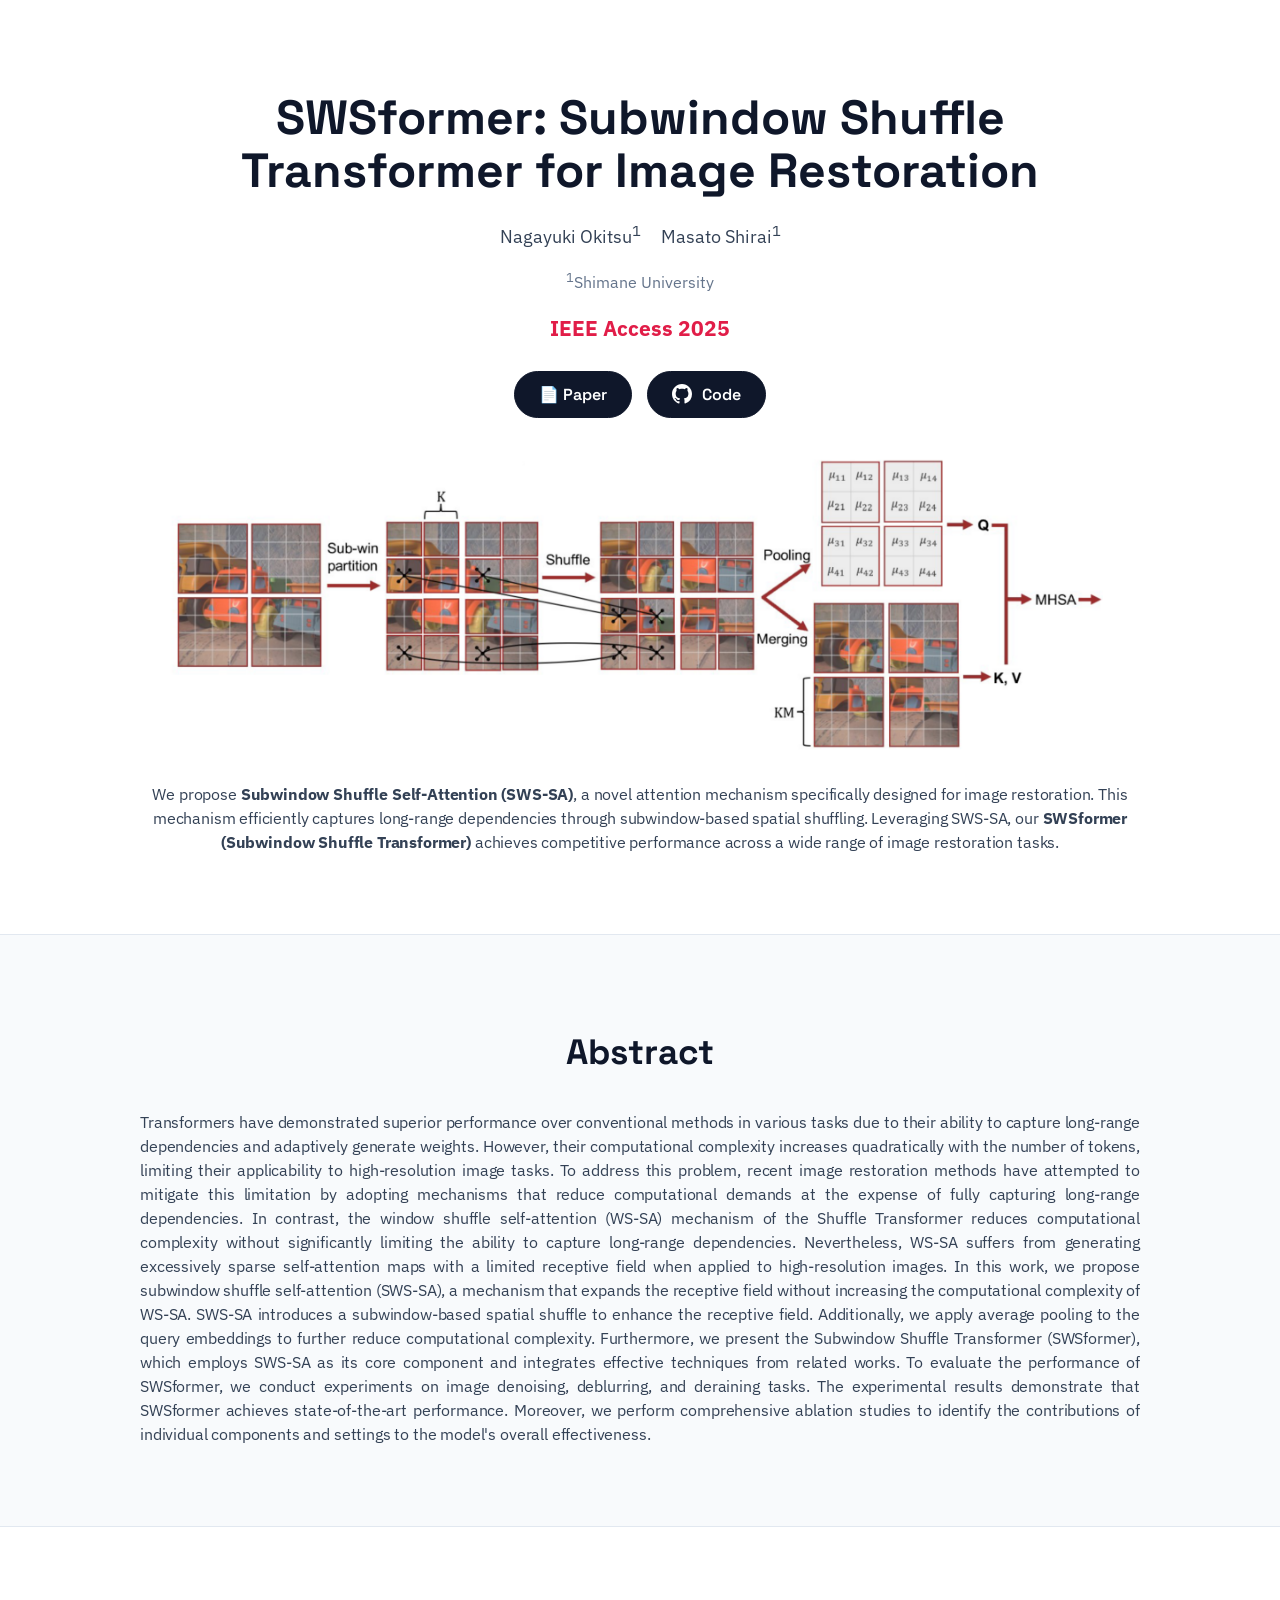
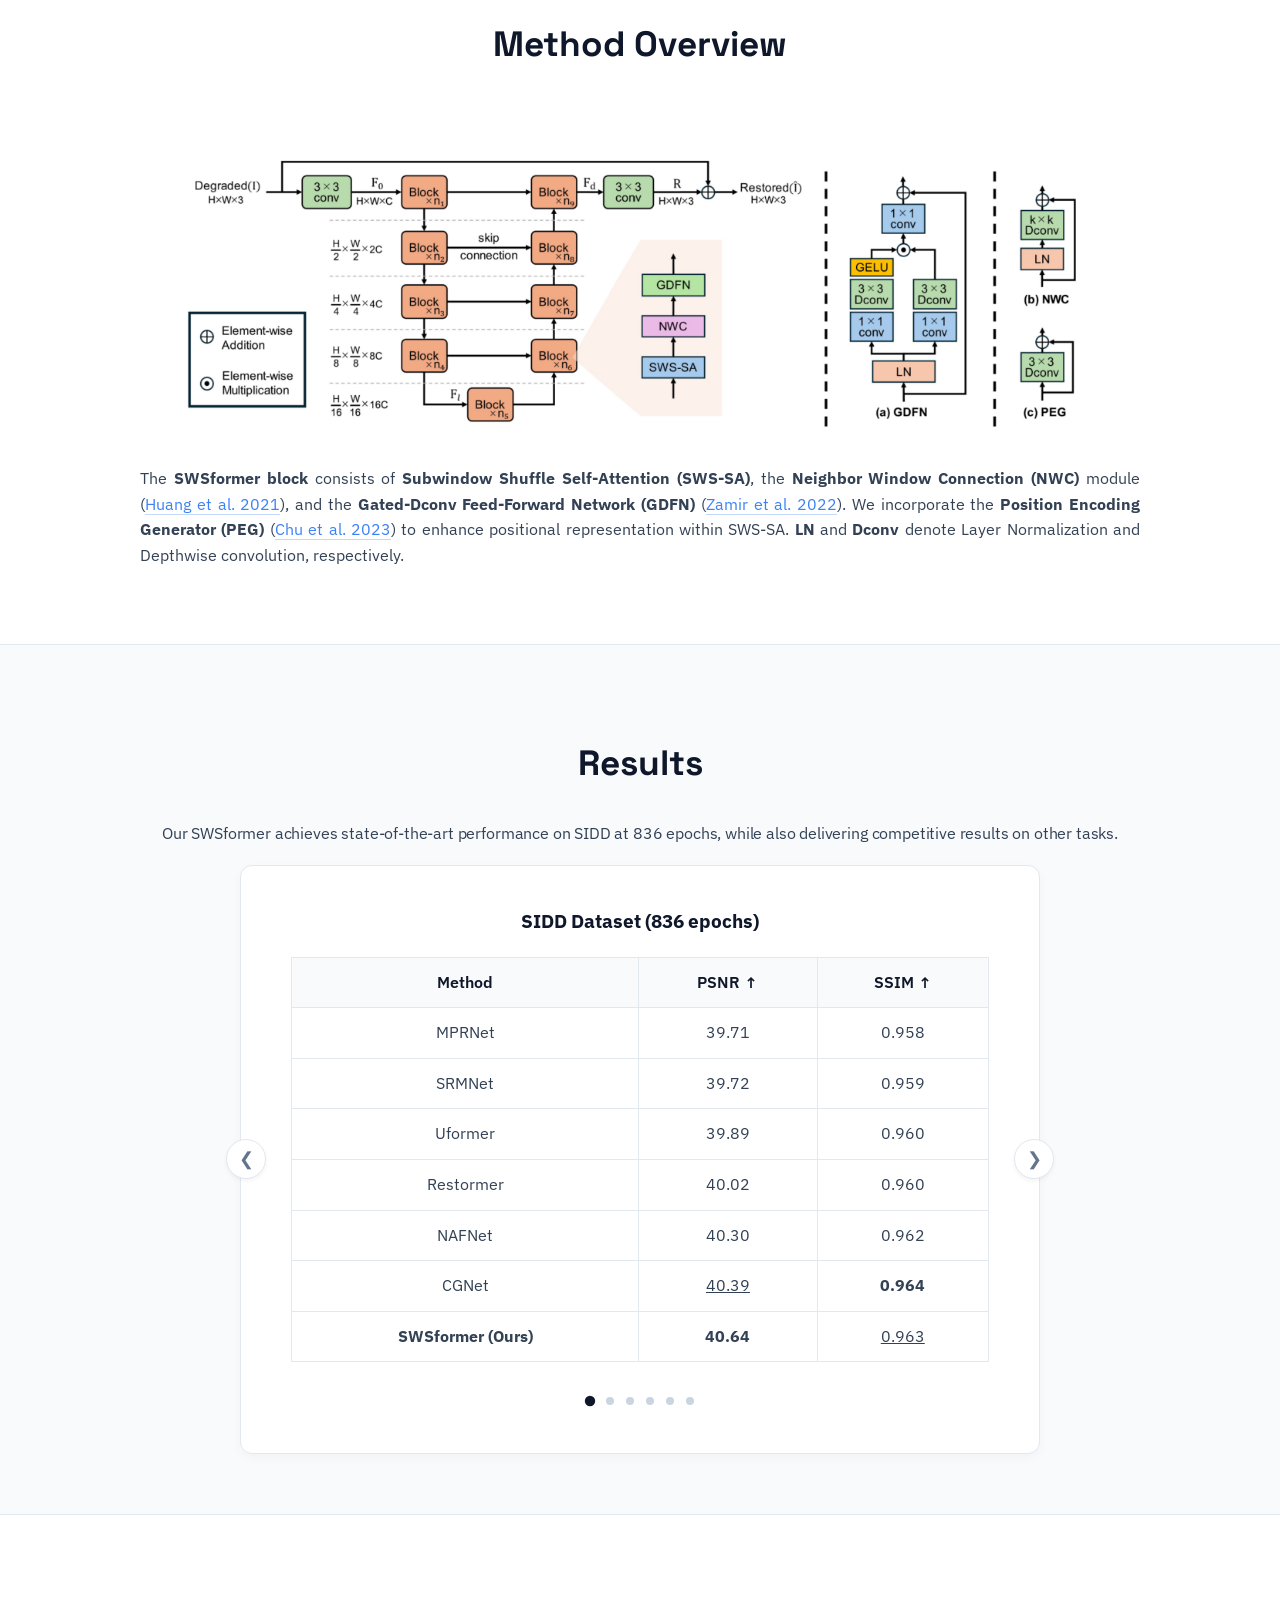
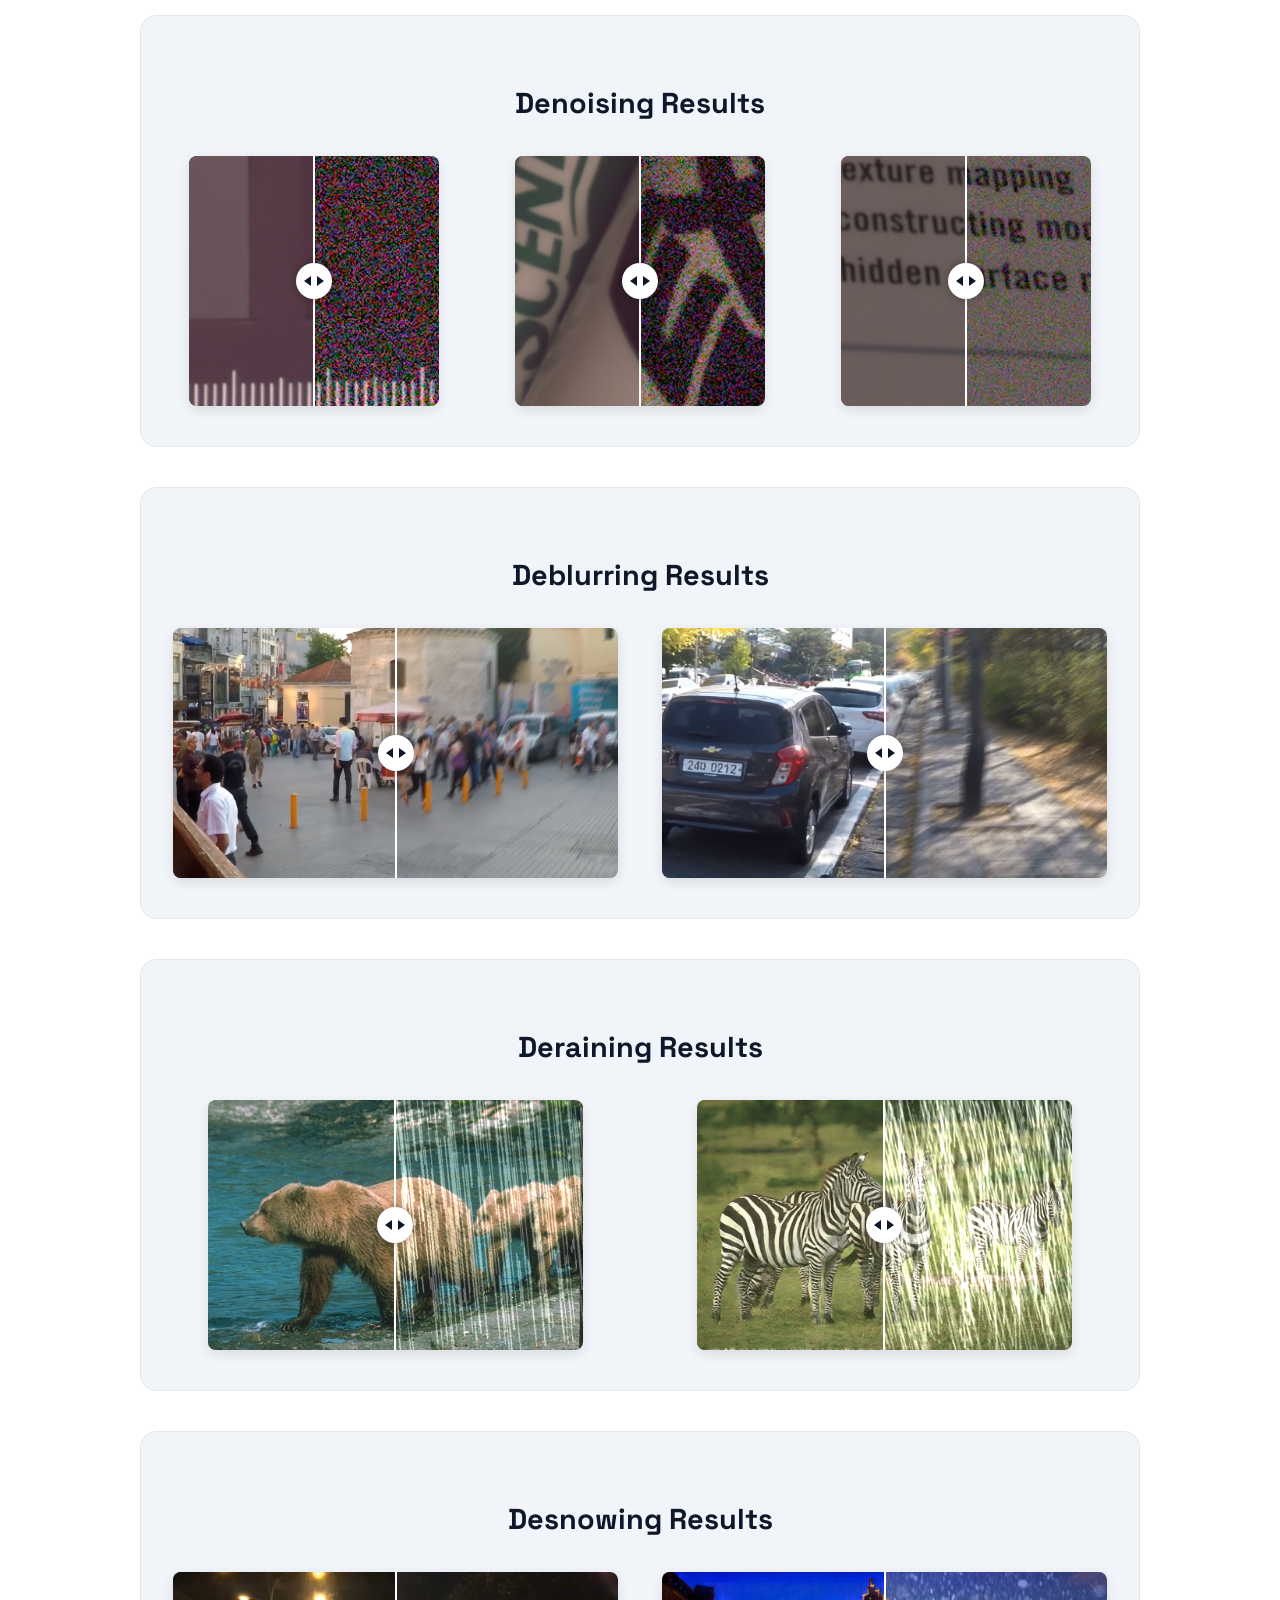
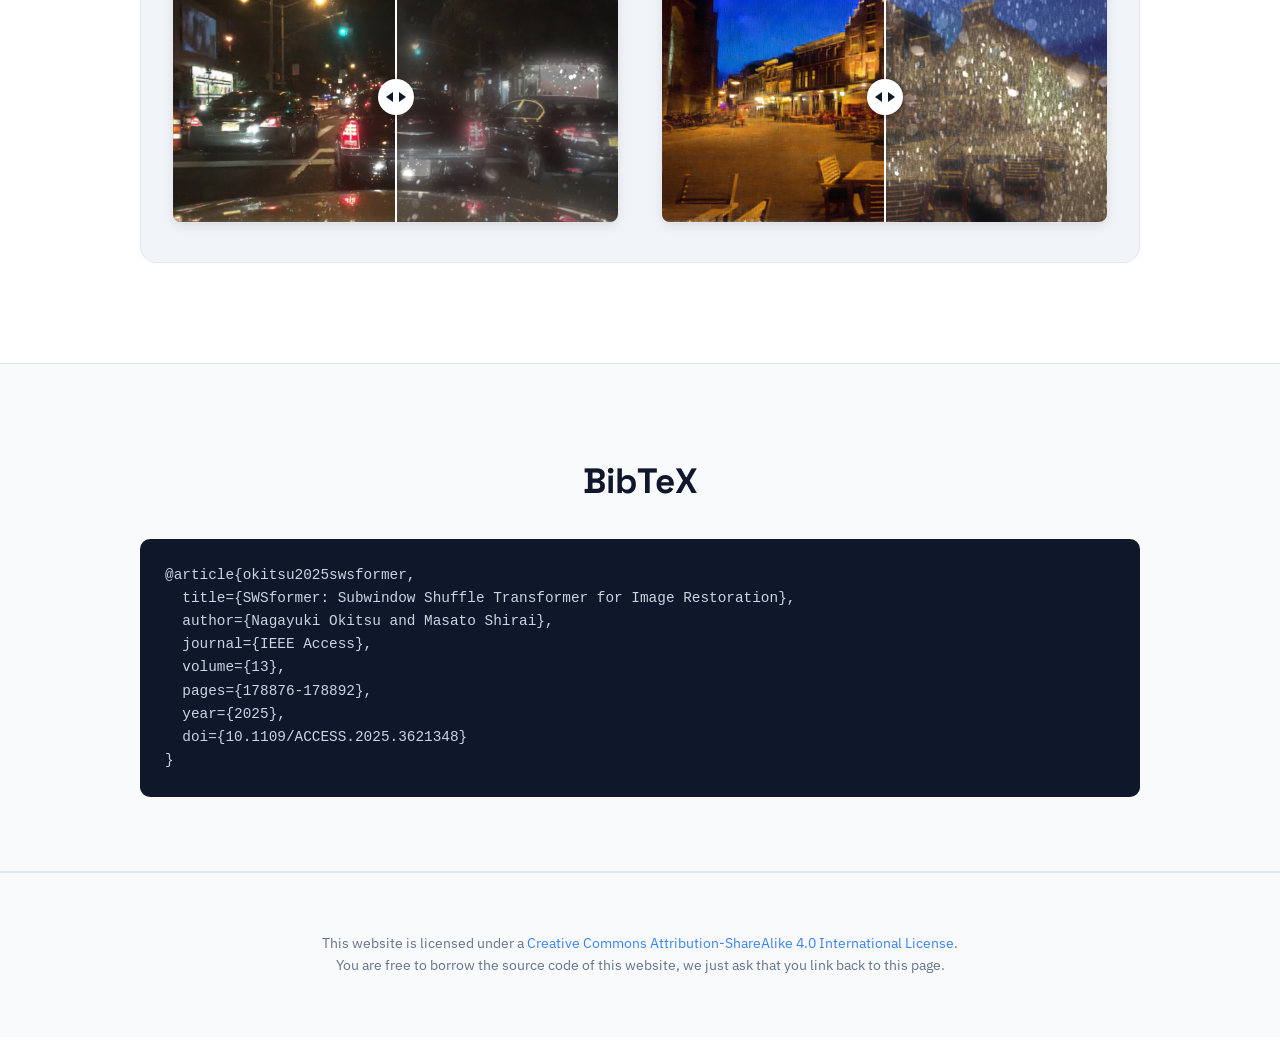
<file: index.html>
<!doctype html>
<html lang="en">
<head>
  <meta charset="UTF-8" />
  <meta name="viewport" content="width=device-width, initial-scale=1.0" />
  <title>Project Page | SWSformer</title>
  
  <link rel="preconnect" href="https://fonts.googleapis.com" />
  <link rel="preconnect" href="https://fonts.gstatic.com" crossorigin />
  <link href="https://fonts.googleapis.com/css2?family=Space+Grotesk:wght@400;500;700&family=IBM+Plex+Sans:wght@400;500;600&display=swap" rel="stylesheet" />
  
  <link rel="stylesheet" href="assets/css/style.css" />
</head>
<body>
  <header class="hero section">
    <div class="container">
      <h1>SWSformer: Subwindow Shuffle Transformer for Image Restoration</h1>
      <div class="authors">
        <span>Nagayuki Okitsu</a><sup>1</sup></span>
        <span>Masato Shirai</a><sup>1</sup></span>
      </div>
      <p class="affiliations"><sup>1</sup>Shimane University</p>
      <p class="venue">IEEE Access 2025</p>
      <div class="button-row">
        <a class="btn btn-primary" href="https://ieeexplore.ieee.org/document/11202932?source=authoralert">📄 Paper</a>
        <a class="btn btn-primary" href="https://github.com/n-okt/SWSformer">
          <svg viewBox="0 0 16 16" width="20" height="20" fill="currentColor">
            <path d="M8 0C3.58 0 0 3.58 0 8c0 3.54 2.29 6.53 5.47 7.59.4.07.55-.17.55-.38 0-.19-.01-.82-.01-1.49-2.01.37-2.53-.49-2.69-.94-.09-.23-.48-.94-.82-1.13-.28-.15-.68-.52-.01-.53.63-.01 1.08.58 1.23.82.72 1.21 1.87.87 2.33.66.07-.52.28-.87.51-1.07-1.78-.2-3.64-.89-3.64-3.95 0-.87.31-1.59.82-2.15-.08-.2-.36-1.02.08-2.12 0 0 .67-.21 2.2.82.64-.18 1.32-.27 2-.27.68 0 1.36.09 2 .27 1.53-1.04 2.2-.82 2.2-.82.44 1.1.16 1.92.08 2.12.51.56.82 1.27.82 2.15 0 3.07-1.87 3.75-3.65 3.95.29.25.54.73.54 1.48 0 1.07-.01 1.93-.01 2.2 0 .21.15.46.55.38A8.013 8.013 0 0016 8c0-4.42-3.58-8-8-8z"/>
          </svg>
          Code
        </a>
      </div>
    </div>
  </header>

  <main>
    <section class="section pt-0">
      <div class="container text-center">
        <div class="architecture-box">
          <img src="assets/images/sws_sa_architecture.png" alt="SWS-SA Architecture" class="main-arch-img" />
        </div>
        <p class="abstract-text mt-4">
          We propose <strong>Subwindow Shuffle Self-Attention (SWS-SA)</strong>, a novel attention mechanism specifically designed for image restoration. This mechanism efficiently captures long-range dependencies through subwindow-based spatial shuffling. Leveraging SWS-SA, our <strong>SWSformer (Subwindow Shuffle Transformer)</strong> achieves competitive performance across a wide range of image restoration tasks.
        </p>
      </div>
    </section>

    <section class="section alt">
      <div class="container">
        <h2>Abstract</h2>
        <p class="abstract-text text-justify">
          Transformers have demonstrated superior performance over conventional methods in various tasks due to their ability to capture long-range dependencies and adaptively generate weights. However, their computational complexity increases quadratically with the number of tokens, limiting their applicability to high-resolution image tasks. To address this problem, recent image restoration methods have attempted to mitigate this limitation by adopting mechanisms that reduce computational demands at the expense of fully capturing long-range dependencies. In contrast, the window shuffle self-attention (WS-SA) mechanism of the Shuffle Transformer reduces computational complexity without significantly limiting the ability to capture long-range dependencies. Nevertheless, WS-SA suffers from generating excessively sparse self-attention maps with a limited receptive field when applied to high-resolution images. In this work, we propose subwindow shuffle self-attention (SWS-SA), a mechanism that expands the receptive field without increasing the computational complexity of WS-SA. SWS-SA introduces a subwindow-based spatial shuffle to enhance the receptive field. Additionally, we apply average pooling to the query embeddings to further reduce computational complexity. Furthermore, we present the Subwindow Shuffle Transformer (SWSformer), which employs SWS-SA as its core component and integrates effective techniques from related works. To evaluate the performance of SWSformer, we conduct experiments on image denoising, deblurring, and deraining tasks. The experimental results demonstrate that SWSformer achieves state-of-the-art performance. Moreover, we perform comprehensive ablation studies to identify the contributions of individual components and settings to the model's overall effectiveness.
        </p>
      </div>
    </section>

    <section class="section">
      <div class="container text-center">
        <h2>Method Overview</h2>
        <div class="method-box">
          <img src="assets/images/overall_pipeline.png" alt="Method Overview" class="method-img" />
        </div>
        <p class="pipeline-description mt-4 text-justify">
          The <strong>SWSformer block</strong> consists of <strong>Subwindow Shuffle Self-Attention (SWS-SA)</strong>, 
          the <strong>Neighbor Window Connection (NWC)</strong> module 
          (<a href="https://arxiv.org/abs/2106.03650" target="_blank" rel="noopener noreferrer">Huang et al. 2021</a>), 
          and the <strong>Gated-Dconv Feed-Forward Network (GDFN)</strong> 
          (<a href="https://arxiv.org/abs/2111.09881" target="_blank" rel="noopener noreferrer">Zamir et al. 2022</a>). 
          We incorporate the <strong>Position Encoding Generator (PEG)</strong> 
          (<a href="https://arxiv.org/abs/2102.10882" target="_blank" rel="noopener noreferrer">Chu et al. 2023</a>) 
          to enhance positional representation within SWS-SA. 
          <strong>LN</strong> and <strong>Dconv</strong> denote Layer Normalization and Depthwise convolution, respectively.
        </p>
      </div>
    </section>

    <section class="section alt">
      <div class="container">
        <h2>Results</h2>
        <p class="abstract-text text-center">Our SWSformer achieves state-of-the-art performance on SIDD at 836 epochs, while also delivering competitive results on other tasks.</p>
        
        <div class="carousel-container">
          <button class="nav-btn prev-btn" onclick="changeSlide(-1)">&#10094;</button>

          <div class="carousel-slide active">
            <div class="slide-title">SIDD Dataset (836 epochs)</div>
            <table>
              <thead>
                <tr>
                  <th>Method</th><th>PSNR &uarr;</th><th>SSIM &uarr;</th>
                </tr>
              </thead>
              <tbody>
                <tr><td>MPRNet</td><td>39.71</td><td>0.958</td></tr>
                <tr><td>SRMNet</td><td>39.72</td><td>0.959</td></tr>
                <tr><td>Uformer</td><td>39.89</td><td>0.960</td></tr>
                <tr><td>Restormer</td><td>40.02</td><td>0.960</td></tr>
                <tr><td>NAFNet</td><td>40.30</td><td>0.962</td></tr>
                <tr><td>CGNet</td><td class="second-best">40.39</td><td class="best-result">0.964</td></tr>
                <tr><td><strong>SWSformer (Ours)</strong></td><td class="best-result">40.64</td><td class="second-best">0.963</td></tr>
              </tbody>
            </table>
          </div>

          <div class="carousel-slide">
            <div class="slide-title">SIDD Dataset (40 epochs)</div>
            <table>
              <thead>
                <tr>
                  <th>Method</th><th>PSNR &uarr;</th><th>SSIM &uarr;</th>
                </tr>
              </thead>
              <tbody>
                <tr><td>Restormer</td><td>39.86</td><td class="second-best">0.959</td></tr>
                <tr><td>NAFNet</td><td>39.86</td><td class="second-best">0.959</td></tr>
                <tr><td>CGNet</td><td class="second-best">39.92</td><td class="second-best">0.959</td></tr>
                <tr><td><strong>SWSformer (Ours)</strong></td><td class="best-result">40.02</td><td class="best-result">0.960</td></tr>
              </tbody>
            </table>
          </div>

          <div class="carousel-slide">
            <div class="slide-title">GoPro Dataset (40 epochs)</div>
            <table>
              <thead>
                <tr>
                  <th>Method</th><th>PSNR &uarr;</th><th>SSIM &uarr;</th>
                </tr>
              </thead>
              <tbody>
                <tr><td>Restormer-local</td><td>30.31</td><td>0.934</td></tr>
                <tr><td>NAFNet-MH-local</td><td class="second-best">31.32</td><td class="second-best">0.945</td></tr>
                <tr><td>CGNet-MH-local</td><td>31.30</td><td class="second-best">0.945</td></tr>
                <tr><td><strong>SWSformer-MH-local (Ours)</strong></td><td class="best-result">31.73</td><td class="best-result">0.950</td></tr>
              </tbody>
            </table>
          </div>

          <div class="carousel-slide">
            <div class="slide-title">Rain100H Dataset (40 epochs)</div>
            <table>
              <thead>
                <tr>
                  <th>Method</th><th>PSNR &uarr;</th><th>SSIM &uarr;</th>
                </tr>
              </thead>
              <tbody>
                <tr><td>FADformer</td><td>28.80</td><td>0.872</td></tr>
                <tr><td>NAFNet</td><td>29.17</td><td class="second-best">0.876</td></tr>
                <tr><td>CGNet</td><td class="second-best">29.24</td><td class="second-best">0.876</td></tr>
                <tr><td><strong>SWSformer (Ours)</strong></td><td class="best-result">29.35</td><td class="best-result">0.879</td></tr>
              </tbody>
            </table>
          </div>

          <div class="carousel-slide">
            <div class="slide-title">LOLv2 Dataset (40 epochs)</div>
            <table>
              <thead>
                <tr>
                  <th>Method</th><th>PSNR &uarr;</th><th>SSIM &uarr;</th>
                </tr>
              </thead>
              <tbody>
                <tr><td>NAFNet</td><td>18.94</td><td class="second-best">0.797</td></tr>
                <tr><td>CGNet</td><td>19.15</td><td>0.793</td></tr>
                <tr><td>DarkIR</td><td class="second-best">19.16</td><td>0.779</td></tr>
                <tr><td><strong>SWSformer-S (Ours)</strong></td><td class="best-result">20.50</td><td class="best-result">0.807</td></tr>
              </tbody>
            </table>
          </div>

          <div class="carousel-slide">
            <div class="slide-title">AllWeatherNight Dataset (40 epochs)</div>
            <table>
              <thead>
                <tr>
                  <th rowspan="2">Method</th>
                  <th colspan="2">Rain Scene</th>
                  <th colspan="2">Snow Scene</th>
                </tr>
                <tr>
                  <th>PSNR &uarr;</th><th>SSIM &uarr;</th>
                  <th>PSNR &uarr;</th><th>SSIM &uarr;</th>
                </tr>
              </thead>
              <tbody>
                <tr>
                  <td>NAFNet</td>
                  <td class="second-best">22.07</td><td class="second-best">0.728</td>
                  <td>19.45</td><td>0.655</td>
                </tr>
                <tr>
                  <td>CGNet</td>
                  <td>21.03</td><td>0.697</td>
                  <td class="second-best">19.99</td><td class="second-best">0.677</td>
                </tr>
                <tr>
                  <td><strong>SWSformer-S (Ours)</strong></td>
                  <td class="best-result">23.51</td><td class="best-result">0.763</td>
                  <td class="best-result">23.72</td><td class="best-result">0.767</td>
                </tr>
              </tbody>
            </table>
          </div>

          <button class="nav-btn next-btn" onclick="changeSlide(1)">&#10095;</button>

          <div class="indicators">
            <span class="dot active" onclick="currentSlide(0)"></span>
            <span class="dot" onclick="currentSlide(1)"></span>
            <span class="dot" onclick="currentSlide(2)"></span>
            <span class="dot" onclick="currentSlide(3)"></span>
            <span class="dot" onclick="currentSlide(4)"></span>
            <span class="dot" onclick="currentSlide(5)"></span>
          </div>
        </div>
      </div>
    </section>

    <section class="section">
      <div class="container">
        
        <div class="results-frame">
          <h2 class="results-title">Denoising Results</h2>
          <div class="results-grid">
            <div class="comparison-container">
              <img src="assets/images/comparison/denoising/input1.png" class="img-base" />
              <img src="assets/images/comparison/denoising/output1.png" class="img-overlay" />
              <div class="comparison-line"></div><div class="comparison-handle"></div>
              <input type="range" min="0" max="100" value="50" class="comparison-slider">
            </div>
            <div class="comparison-container">
              <img src="assets/images/comparison/denoising/input2.png" class="img-base" />
              <img src="assets/images/comparison/denoising/output2.png" class="img-overlay" />
              <div class="comparison-line"></div><div class="comparison-handle"></div>
              <input type="range" min="0" max="100" value="50" class="comparison-slider">
            </div>
            <div class="comparison-container">
              <img src="assets/images/comparison/denoising/input3.png" class="img-base" />
              <img src="assets/images/comparison/denoising/output3.png" class="img-overlay" />
              <div class="comparison-line"></div><div class="comparison-handle"></div>
              <input type="range" min="0" max="100" value="50" class="comparison-slider">
            </div>
          </div>
        </div>

        <div class="results-frame">
          <h2 class="results-title">Deblurring Results</h2>
          <div class="results-grid">
            <div class="comparison-container">
              <img src="assets/images/comparison/deblurring/input1.png" class="img-base" />
              <img src="assets/images/comparison/deblurring/output1.png" class="img-overlay" />
              <div class="comparison-line"></div><div class="comparison-handle"></div>
              <input type="range" min="0" max="100" value="50" class="comparison-slider">
            </div>
            <div class="comparison-container">
              <img src="assets/images/comparison/deblurring/input2.png" class="img-base" />
              <img src="assets/images/comparison/deblurring/output2.png" class="img-overlay" />
              <div class="comparison-line"></div><div class="comparison-handle"></div>
              <input type="range" min="0" max="100" value="50" class="comparison-slider">
            </div>
          </div>
        </div>

        <div class="results-frame">
          <h2 class="results-title">Deraining Results</h2>
          <div class="results-grid">
            <div class="comparison-container">
              <img src="assets/images/comparison/deraining/input1.png" class="img-base" />
              <img src="assets/images/comparison/deraining/output1.png" class="img-overlay" />
              <div class="comparison-line"></div><div class="comparison-handle"></div>
              <input type="range" min="0" max="100" value="50" class="comparison-slider">
            </div>
            <div class="comparison-container">
              <img src="assets/images/comparison/deraining/input2.png" class="img-base" />
              <img src="assets/images/comparison/deraining/output2.png" class="img-overlay" />
              <div class="comparison-line"></div><div class="comparison-handle"></div>
              <input type="range" min="0" max="100" value="50" class="comparison-slider">
            </div>
          </div>
        </div>

        <div class="results-frame">
          <h2 class="results-title">Desnowing Results</h2>
          <div class="results-grid">
            <div class="comparison-container">
              <img src="assets/images/comparison/desnowing/input1.png" class="img-base" />
              <img src="assets/images/comparison/desnowing/output1.png" class="img-overlay" />
              <div class="comparison-line"></div><div class="comparison-handle"></div>
              <input type="range" min="0" max="100" value="50" class="comparison-slider">
            </div>
            <div class="comparison-container">
              <img src="assets/images/comparison/desnowing/input2.png" class="img-base" />
              <img src="assets/images/comparison/desnowing/output2.png" class="img-overlay" />
              <div class="comparison-line"></div><div class="comparison-handle"></div>
              <input type="range" min="0" max="100" value="50" class="comparison-slider">
            </div>
          </div>
        </div>

      </div>
    </section>

    <section class="section alt">
      <div class="container">
        <h2>BibTeX</h2>
        <pre class="bibtex"><code>@article{okitsu2025swsformer,
  title={SWSformer: Subwindow Shuffle Transformer for Image Restoration},
  author={Nagayuki Okitsu and Masato Shirai},
  journal={IEEE Access},
  volume={13},
  pages={178876-178892},
  year={2025},
  doi={10.1109/ACCESS.2025.3621348}
}</code></pre>
  </div>
    </section>
  </main>

  <footer class="footer">
    <div class="container text-center">
      <p class="footer-license">
        This website is licensed under a <a href="https://creativecommons.org/licenses/by-sa/4.0/" target="_blank">Creative Commons Attribution-ShareAlike 4.0 International License</a>. 
        <br>
        You are free to borrow the source code of this website, we just ask that you link back to this page.
      </p>
    </div>
  </footer>

  <script>
    // Slider logic for images
    document.addEventListener('DOMContentLoaded', function() {
      const containers = document.querySelectorAll('.comparison-container');
      containers.forEach(container => {
        const slider = container.querySelector('.comparison-slider');
        const overlay = container.querySelector('.img-overlay');
        const line = container.querySelector('.comparison-line');
        const handle = container.querySelector('.comparison-handle');
        
        slider.addEventListener('input', function(e) {
          const value = e.target.value;
          overlay.style.clipPath = `inset(0 ${100 - value}% 0 0)`;
          line.style.left = `${value}%`;
          handle.style.left = `${value}%`;
        });
      });
    });

    // Carousel logic for tables
    let slideIndex = 0;
    const slides = document.querySelectorAll(".carousel-slide");
    const dots = document.querySelectorAll(".dot");

    function showSlide(index) {
      if (index >= slides.length) { slideIndex = 0; }
      if (index < 0) { slideIndex = slides.length - 1; }
      
      slides.forEach(slide => slide.classList.remove("active"));
      dots.forEach(dot => dot.classList.remove("active"));
      
      slides[slideIndex].classList.add("active");
      dots[slideIndex].classList.add("active");
    }

    function changeSlide(n) {
      slideIndex += n;
      showSlide(slideIndex);
    }

    function currentSlide(n) {
      slideIndex = n;
      showSlide(slideIndex);
    }
  </script>
</body>
</html>
</file>
<file: assets/css/style.css>
/* ============================================================
   ベース設定
   ============================================================ */
:root {
  --primary: #0f172a;
  --accent-red: #e11d48; /* IEEE Access向けの赤 */
  --accent-blue: #3b82f6;
  --text: #334155;
  --text-light: #64748b;
  --bg: #ffffff;
  --bg-alt: #f8fafc;
  --border: #e2e8f0;
}

body {
  margin: 0; font-family: 'IBM Plex Sans', sans-serif;
  color: var(--text); background: var(--bg); line-height: 1.6;
}

h1, h2, h3, .btn { font-family: 'Space Grotesk', sans-serif; color: var(--primary); }
.container { max-width: 1000px; margin: 0 auto; padding: 0 20px; }
.text-center { text-align: center; }

/* セクション */
.section { padding: 60px 0; }
.section.alt { background: var(--bg-alt); border-top: 1px solid var(--border); border-bottom: 1px solid var(--border); }
.pt-0 { padding-top: 0 !important; }

h2 { font-size: 2.2rem; text-align: center; margin-bottom: 30px; }
.abstract-text { font-size: 1.1rem; line-height: 1.8; }
.text-justify { text-align: justify; }

.abstract-text {
  font-size: 1rem;       /* 1.1remから少し小さく */
  line-height: 1.5;      /* 1.8から1.5へ（論文に近い密度） */
  letter-spacing: -0.01em; /* 文字間をわずかに詰めると引き締まります */
  margin-bottom: 20px;
}

/* ============================================================
   ヒーローエリア（タイトル・著者・ボタン）
   ============================================================ */
.hero { 
  text-align: center; 
  padding: 60px 0 10px; /* 下部余白を圧縮 */
}

.hero h1 { 
  font-size: 3rem; /* 巨大化 */
  margin-bottom: 20px; 
  line-height: 1.1;
  font-weight: 700;
}

.authors { display: flex; justify-content: center; gap: 20px; font-size: 1.15rem; margin-bottom: 10px; }
.author-link { color: var(--primary); text-decoration: none; border-bottom: 1px dotted #ccc; }
.affiliations { color: var(--text-light); font-size: 1rem; }

.venue { 
  font-size: 1.3rem; 
  font-weight: 700; 
  color: var(--accent-red); /* 赤色 */
  margin-top: 10px; 
}

.button-row { display: flex; justify-content: center; gap: 15px; margin-top: 25px; }

/* ============================================================
   図版設定（SWS-SA & Method Overview共通）
   ============================================================ */
.architecture-box, .method-box {
  width: 100%;
  max-width: 940px; /* スライダー枠と同期 */
  margin: 0 auto 30px;
  padding-top: 30px;
}

.main-arch-img, .method-img {
  width: 100%;
  height: auto;
  display: block;
  box-shadow: none !important; /* 影なし */
  border: none !important;
}

/* 説明文内の引用リンクの装飾 */
.pipeline-description a {
  color: var(--accent-blue);
  text-decoration: none;
  border-bottom: 1px solid rgba(59, 130, 246, 0.3); /* 薄い下線 */
  transition: all 0.2s ease;
}

.pipeline-description a:hover {
  color: var(--accent-red); /* ホバー時に学会カラーの赤にする */
  border-bottom: 1px solid var(--accent-red);
  background-color: rgba(225, 29, 72, 0.05); /* ほんのり背景色 */
}

/* ============================================================
   結果表示（スライダー & グリッド）
   ============================================================ */
.results-frame {
  background-color: #f1f5f9; 
  padding: 40px 20px;
  border-radius: 16px;
  margin: 40px 0;
  border: 1px solid var(--border);
}

.results-title {
  font-size: 1.8rem !important;
  text-align: center;
  margin-bottom: 30px !important;
  font-weight: 700;
}

.results-grid {
  display: flex;
  justify-content: space-around;
  align-items: center;
  gap: 20px;
  flex-wrap: wrap;
}

.comparison-container {
  position: relative;
  height: 250px;
  width: fit-content;
  overflow: hidden;
  border-radius: 8px;
  box-shadow: 0 4px 12px rgba(0,0,0,0.1);
  background: #fff;
}

.img-base, .img-overlay {
  height: 250px;
  width: auto;
  display: block;
}

.img-overlay {
  position: absolute; top: 0; left: 0;
  clip-path: inset(0 50% 0 0);
}

/* スライダー操作パーツ */
.comparison-line {
  position: absolute; top: 0; bottom: 0; left: 50%;
  width: 2px; background: #fff; transform: translateX(-50%);
  z-index: 2; pointer-events: none;
}

.comparison-handle {
  position: absolute; top: 50%; left: 50%;
  width: 36px; height: 36px; background: #fff; border-radius: 50%;
  transform: translate(-50%, -50%); z-index: 4; pointer-events: none;
  box-shadow: 0 0 10px rgba(0,0,0,0.3);
  display: flex; align-items: center; justify-content: center;
}

.comparison-handle::before, .comparison-handle::after {
  content: ''; border-top: 5px solid transparent; border-bottom: 5px solid transparent; position: absolute;
}
.comparison-handle::before { border-right: 7px solid var(--primary); left: 8px; }
.comparison-handle::after { border-left: 7px solid var(--primary); right: 8px; }

.comparison-slider {
  position: absolute; top: 0; left: 0; width: 100%; height: 100%;
  opacity: 0; cursor: ew-resize; z-index: 5; margin: 0;
}

/* ============================================================
   その他
   ============================================================ */
.btn { 
  display: inline-flex; align-items: center; gap: 10px; padding: 10px 24px; 
  border-radius: 30px; text-decoration: none; font-weight: 600; 
  border: 1px solid var(--border); color: var(--primary); background: var(--bg-alt); transition: 0.2s; 
}
.btn-primary { background: var(--primary); color: #fff; border-color: var(--primary); }
.btn:hover { transform: translateY(-2px); box-shadow: 0 4px 10px rgba(0,0,0,0.1); }

.mt-4 { margin-top: 1.5rem; }

.card { background: var(--bg); border: 1px solid var(--border); border-radius: 10px; padding: 25px; }

.bibtex { 
  background: var(--primary); color: #cbd5e1; padding: 25px; 
  border-radius: 10px; font-family: 'Courier New', monospace; font-size: 0.9rem; overflow-x: auto; 
}

.footer { padding: 60px 0; color: var(--text-light); border-top: 1px solid var(--border); background: var(--bg-alt); }
.footer-license { font-size: 0.85rem; line-height: 1.6; max-width: 800px; margin: 0 auto; }
.footer a { color: var(--accent-blue); text-decoration: none; }
.footer a:hover { text-decoration: underline; }

/* ============================================================
   定量結果テーブル（カルーセル）
   ============================================================ */
.carousel-container {
  position: relative;
  width: 100%;
  max-width: 800px;
  margin: 0 auto;
  background: var(--bg);
  border: 1px solid var(--border);
  border-radius: 12px;
  padding: 40px 50px;
  box-shadow: 0 4px 12px rgba(0,0,0,0.03);
  box-sizing: border-box;
}

.carousel-slide {
  display: none;
  animation: fade 0.5s;
}
.carousel-slide.active {
  display: block;
}

@keyframes fade {
  from { opacity: 0.4; }
  to { opacity: 1; }
}

.slide-title {
  text-align: center;
  font-size: 1.2rem;
  font-weight: 700;
  margin-bottom: 20px;
  color: var(--primary);
}

.carousel-container table {
  width: 100%;
  border-collapse: collapse;
  text-align: center;
}

.carousel-container th, 
.carousel-container td {
  border: 1px solid var(--border);
  padding: 12px 8px;
}

.carousel-container th {
  background-color: var(--bg-alt);
  font-weight: 600;
  color: var(--primary);
}

.best-result { font-weight: bold; }
.second-best { text-decoration: underline; }

.nav-btn {
  position: absolute;
  top: 50%;
  transform: translateY(-50%);
  background-color: var(--bg);
  color: var(--text-light);
  border: 1px solid var(--border);
  width: 40px;
  height: 40px;
  border-radius: 50%;
  font-size: 18px;
  cursor: pointer;
  transition: all 0.3s;
  display: flex;
  align-items: center;
  justify-content: center;
  box-shadow: 0 2px 4px rgba(0,0,0,0.05);
}

.nav-btn:hover {
  background-color: var(--primary);
  color: #fff;
  border-color: var(--primary);
}

.prev-btn { left: -15px; }
.next-btn { right: -15px; }

.indicators {
  text-align: center;
  margin-top: 25px;
}

.dot {
  cursor: pointer;
  height: 8px;
  width: 8px;
  margin: 0 4px;
  background-color: #cbd5e1;
  border-radius: 50%;
  display: inline-block;
  transition: all 0.3s ease;
}

.dot.active {
  background-color: var(--primary);
  transform: scale(1.3);
}
</file>
